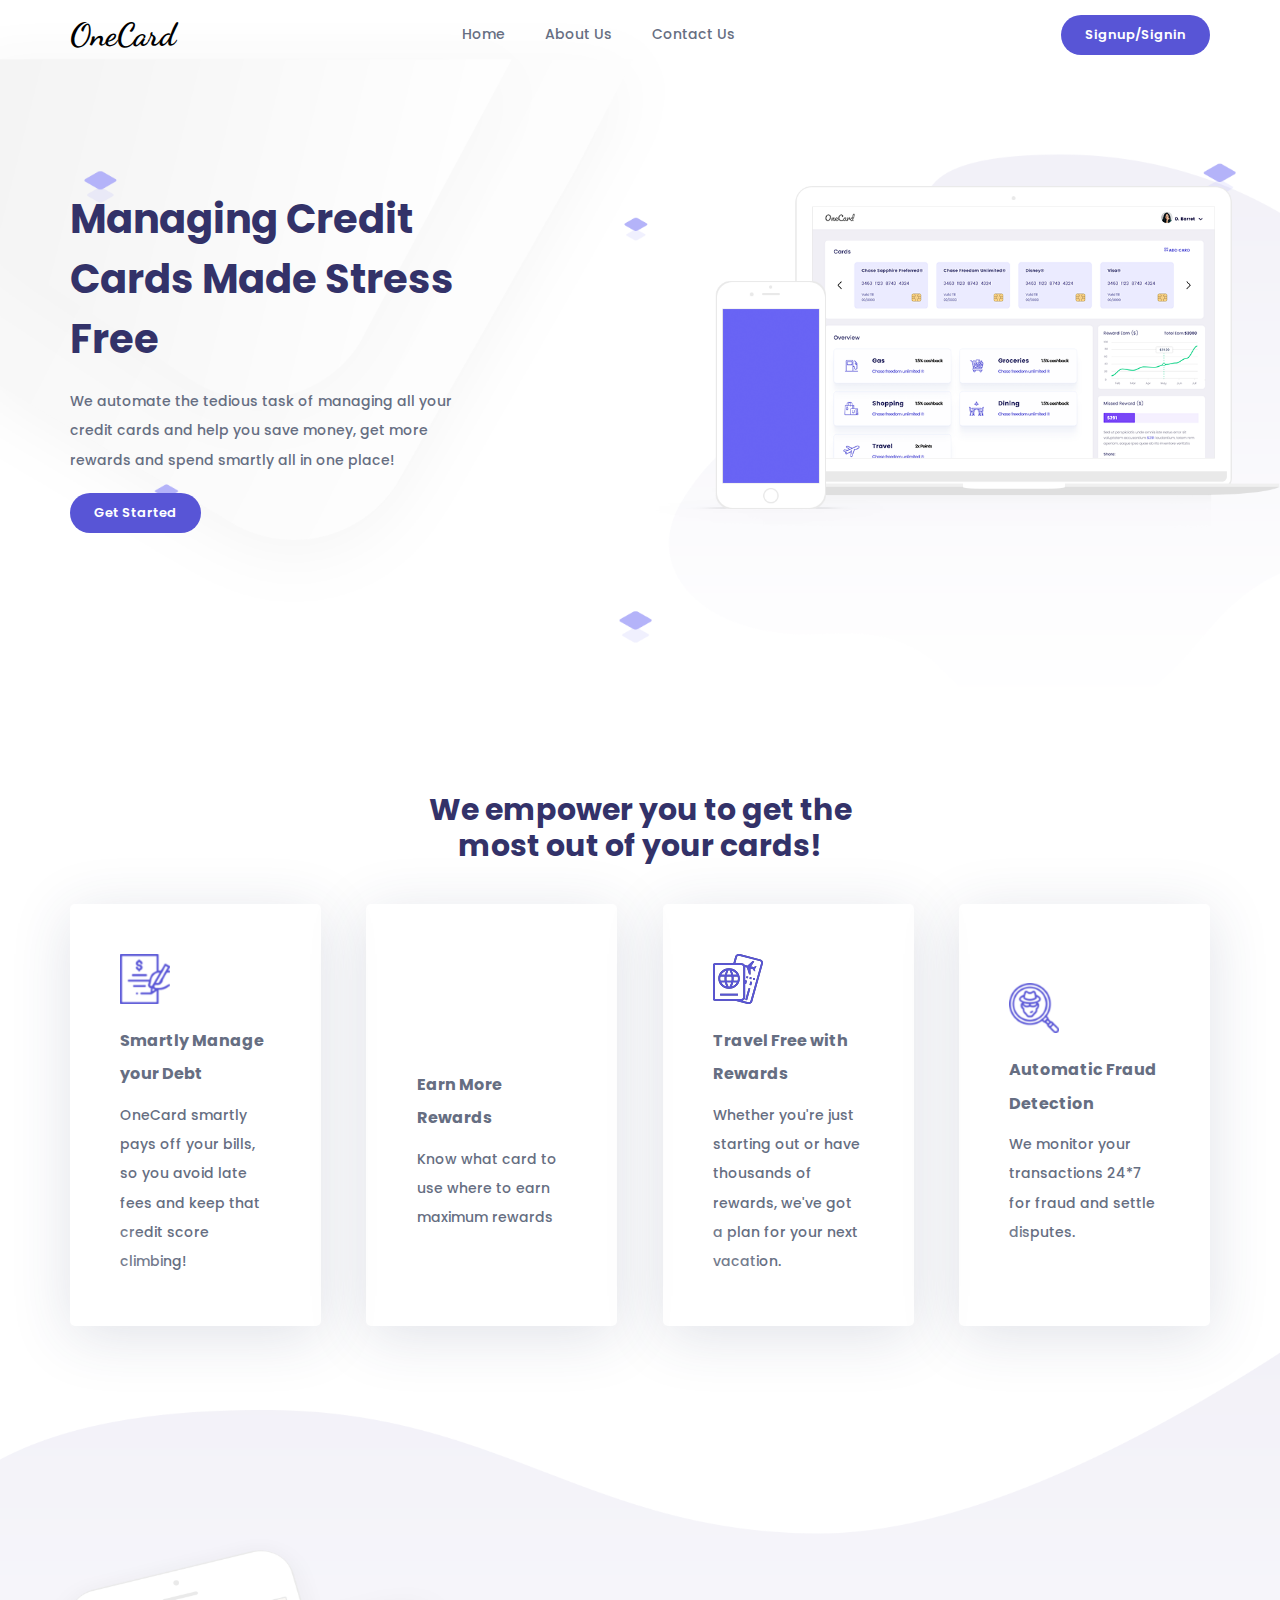
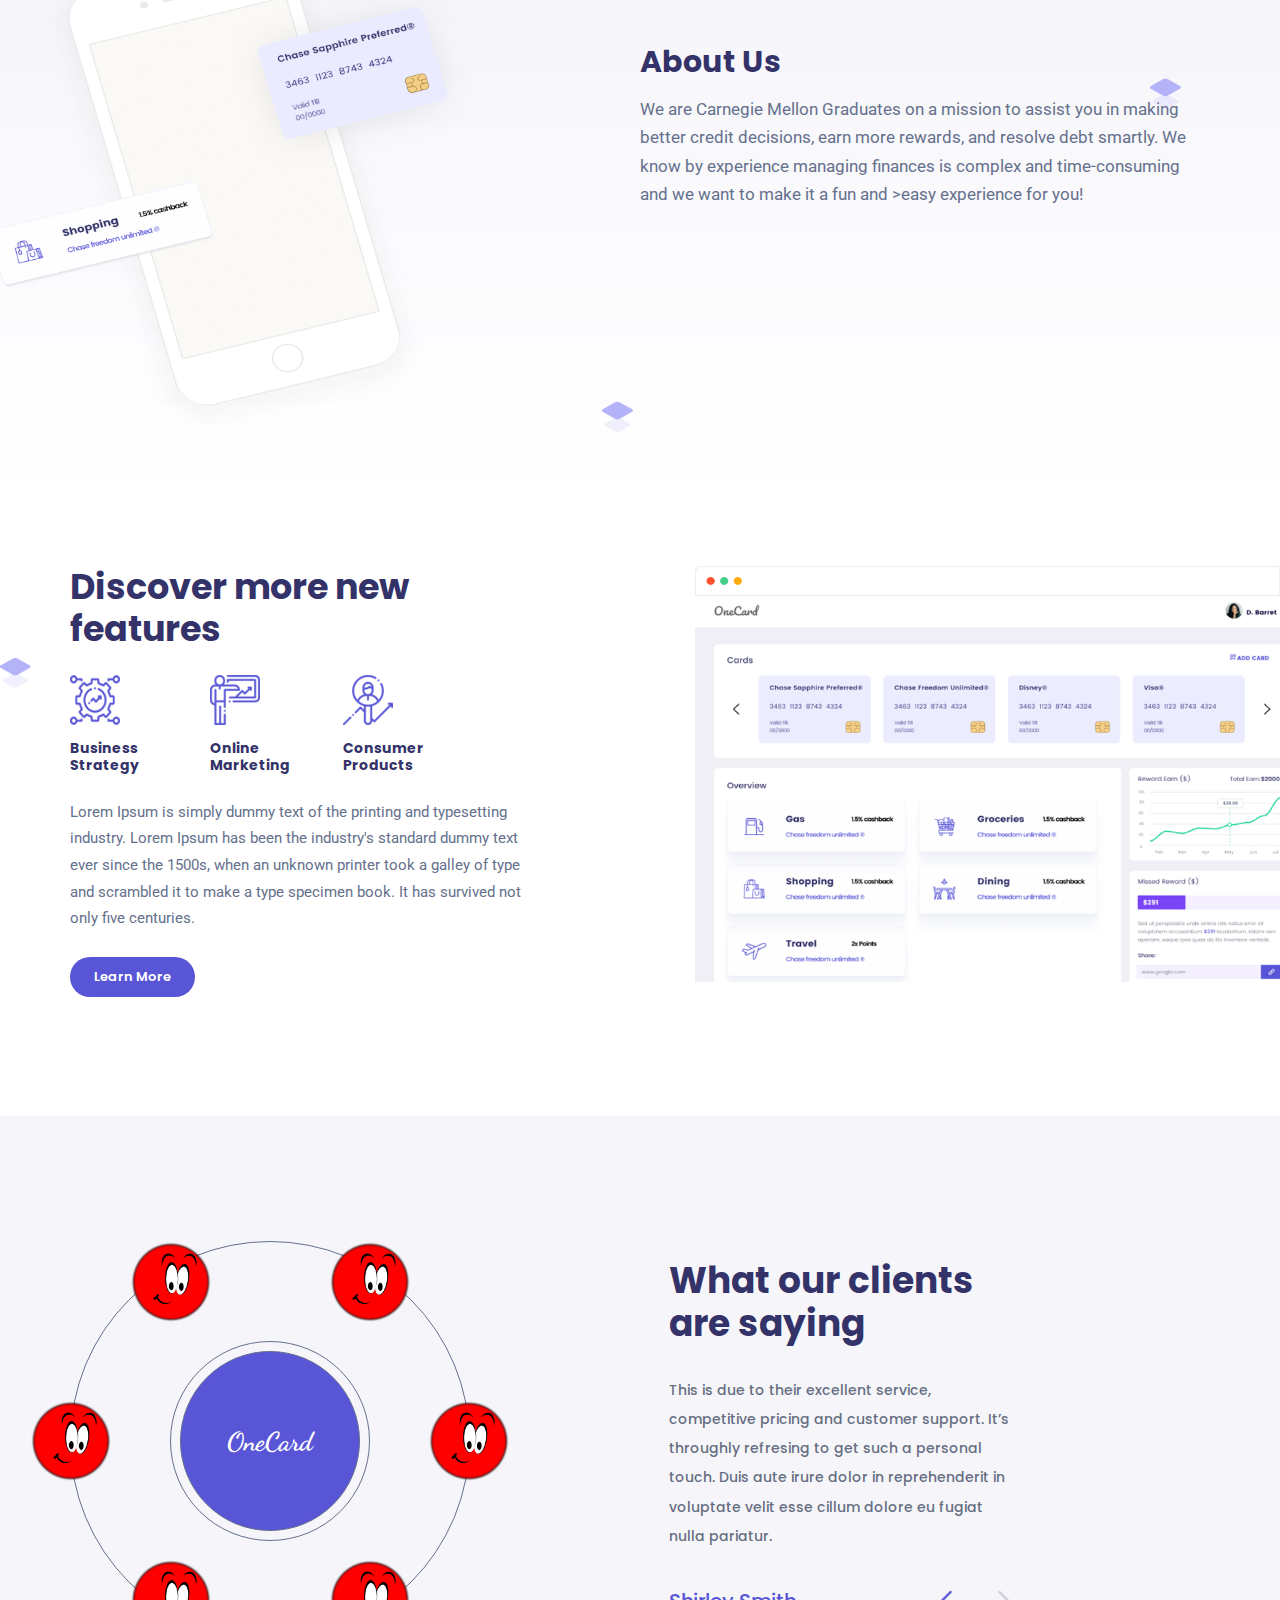
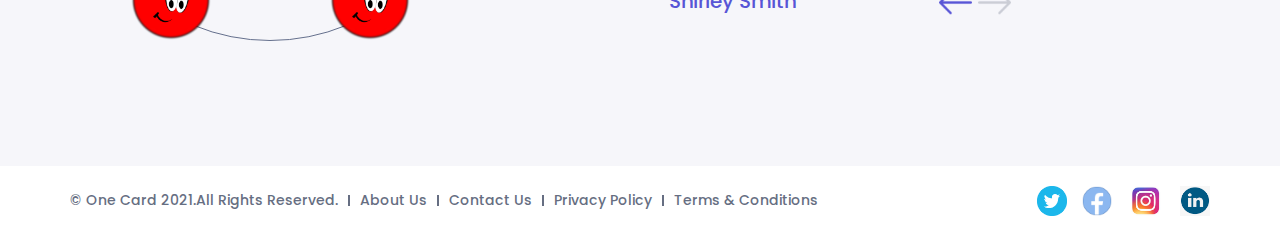
<file: OneCard/index.html>
<!DOCTYPE html>
<html lang="en">
  <head>
    <meta charset="UTF-8" />
    <meta http-equiv="X-UA-Compatible" content="IE=edge" />
    <meta name="viewport" content="width=device-width, initial-scale=1.0" />
    <title>OneCard</title>
    <link rel="stylesheet" href="style.css" />
  </head>
  <body>
    <!--===========================header section start here================================-->
    <div class="page-container navbar-header">
      <h1>OneCard</h1>
      <nav class="nav-menu text-all">
        <ul>
          <li><a href="#home">Home</a></li>
          <li><a href="#aboutus">About Us</a></li>
          <li><a href="#contactus">Contact Us</a></li>
        </ul>
      </nav>
      <button class="common-blue-button">Signup/Signin</button>
    </div>
    <!--===========================section 2 start here====================================-->
    <div class="managing-credit-bg">
      <div class="managing-credit-main">
        <div class="page-container">
          <div class="managing-credit-inner">
            <h1>Managing Credit Cards Made Stress Free</h1>
            <p class="text-all managing-txt">
              We automate the tedious task of managing all your credit cards and
              help you save money, get more rewards and spend smartly all in one
              place!
            </p>
            <button class="common-blue-button">Get Started</button>
          </div>
        </div>
        <div class="managing-img-right">
          <img src="assets/images/section1img.png" />
        </div>
      </div>
    </div>
    <!-- ==========================cards section start here===================================-->
    <div class="page-container empower-txt">
      <h2 class="headings-all">
        We empower you to get the most out of your cards!
      </h2>
      <!-- ==========================cards main container start here======================-->
      <div class="cards-main-container">
        <!-- ==========================card one======================== =-->
        <div class="cards-all text-all">
          <div class="cards-circle-right"></div>
          <div class="cards-top-left-padding">
            <img class="cards-logo" src="./assets/images/card1logo.png" />
            <h3 class="cards-heading">Smartly Manage your Debt</h3>
            <p>
              OneCard smartly pays off your bills, so you avoid late fees and
              keep that credit score climbing!
            </p>
          </div>
          <div class="cards-circle-left"></div>
        </div>
        <!-- ==========================card two======================== =-->
        <div class="cards-all text-all">
          <div class="cards-circle-right"></div>
          <div class="cards-top-left-padding">
            <img class="cards-logo" src="assets/images/cardslogo.png" />
            <h3 class="cards-heading">Earn More Rewards</h3>
            <p>Know what card to use where to earn maximum rewards</p>
            <div class="cards-circle-left"></div>
          </div>
        </div>
        <!-- ==========================card three======================== =-->
        <div class="cards-all text-all">
          <div class="cards-circle-right"></div>
          <div class="cards-top-left-padding">
            <img class="cards-logo" src="assets/images/card3logo.svg" />
            <h3 class="cards-heading">Travel Free with Rewards</h3>
            <p>
              Whether you're just starting out or have thousands of rewards,
              we've got a plan for your next vacation.
            </p>
          </div>
          <div class="cards-circle-left"></div>
        </div>
        <!-- ==========================card four======================== =-->
        <div class="cards-all text-all">
          <div class="cards-circle-right"></div>
          <div class="cards-top-left-padding">
            <img class="cards-logo" src="assets/images/card4logo.png" />
            <h3 class="cards-heading">Automatic Fraud Detection</h3>
            <p>
              We monitor your transactions 24*7 for fraud and settle disputes.
            </p>
            <div class="cards-circle-left"></div>
          </div>
        </div>
      </div>
    </div>
    <!--=========================== About us section start here===============================-->
    <div class="aboutus-bg">
      <div class="page-container">
        <div class="innersec-aboutus">
          <div class="aboutus-img">
            <img src="assets/images/aboutusmobile.png" />
          </div>
          <div class="aboutus-headpara">
            <h3 class="headings-all">About Us</h3>
            <p class="aboutus-para">
              We are Carnegie Mellon Graduates on a mission to assist you in
              making better credit decisions, earn more rewards, and resolve
              debt smartly. We know by experience managing finances is complex
              and time-consuming and we want to make it a fun and >easy
              experience for you!
            </p>
          </div>
        </div>
      </div>
    </div>
    <!--======================Discover feature section start here============================ -->
    <div class="discover-section-main">
      <div class="feature-left-bg">
        <div class="page-container discover-section">
          <h2 class="headings-all feature-head1">Discover more new features</h2>
          <div class="feature-alingments">
            <div class="feature">
              <img src="assets/images/featurelogo1.png" alt="loading" />
              <h2 class="headings-all feature-head2">Business Strategy</h2>
            </div>
            <div class="feature">
              <img src="assets/images/featurelogo2.png" alt="loading" />
              <h2 class="headings-all feature-head2">Online Marketing</h2>
            </div>
            <div class="feature">
              <img src="assets/images/featurelogo3.png" alt="loading" />
              <h2 class="headings-all feature-head2">Consumer Products</h2>
            </div>
          </div>
          <p class="feature-para">
            Lorem Ipsum is simply dummy text of the printing and typesetting
            industry. Lorem Ipsum has been the industry's standard dummy text
            ever since the 1500s, when an unknown printer took a galley of type
            and scrambled it to make a type specimen book. It has survived not
            only five centuries.
          </p>
          <button class="common-blue-button btnmargin">Learn More</button>
        </div>
      </div>
      <div class="feature-image-left">
        <img src="assets/images/servicesrightimg-trimmy.png" />
      </div>
    </div>

    <!--=========================== client section start===================================== -->
    <div class="Clients_maincontainer">
      <div class="page-container innerclients_container">
        <!--================================= circle designing============================= -->
        <div class="main-circle">
          <div class="inner-circle">
            <div class="first-row">
              <img class="images" src="assets/images/unnamed.png" />
              <img class="images" src="assets/images/unnamed.png" />
            </div>

            <div class="second-row">
              <div class="relative">
                <div class="snd-img1">
                  <img class="images" src="assets/images/unnamed.png" />
                </div>
              </div>
              <div class="center-main-circle">
                <div class="inner-circle">
                  <div class="circle-txt"><h3>OneCard</h3></div>
                </div>
              </div>
              <div class="relative">
                <div class="snd-img2">
                  <img class="images" src="assets/images/unnamed.png" />
                </div>
              </div>
            </div>
            <div class="third-row">
              <img class="images" src="assets/images/unnamed.png" />
              <img class="images" src="assets/images/unnamed.png" />
            </div>
          </div>
        </div>

        <!--====== clients right section ====================================================== -->
        <div class="client_right headings-all">
          <h2>What our clients are saying</h2>
          <p class="text-all">
            This is due to their excellent service, competitive pricing and
            customer support. It’s throughly refresing to get such a personal
            touch. Duis aute irure dolor in reprehenderit in voluptate velit
            esse cillum dolore eu fugiat nulla pariatur.
          </p>
          <div class="client_assests">
            <span class="text-all"> Shirley Smith </span>
            <div class="arrow">
              <img class="left" src="assets/images/errowleft.png" />
              <img class="right" src="assets/images/errowright.png" />
            </div>
          </div>
        </div>
      </div>
    </div>

    <!--=========================== Footer Section start here================================ -->
    <div class="page-container inner-footer">
      <div class="footer-bar">
        <div class="footer-txt">
          <p class="text-all">© One Card 2021.All Rights Reserved.</p>
        </div>
        <nav class="footer-nav navigation-border">
          <ul>
            <hr class="vertical" />
            <li><a href="#about us"> About Us </a></li>
            <hr class="vertical" />
            <li><a href="#contactus"> Contact Us </a></li>
            <hr class="vertical" />
            <li><a href="#privacy policy"> Privacy Policy </a></li>
            <hr class="vertical" />
            <li><a href="#Terms & condition"> Terms & Conditions</a></li>
          </ul>
        </nav>
      </div>
      <div class="footer-logo">
        <div class="twitter">
          <img src="assets/images/twitter12.png" />
        </div>
        <div class="facebook">
          <img src="assets/images/facebook123.png" />
          <img src="assets/images/insta12.jpg" />
          <img src="assets/images/linkedin.png" />
        </div>
      </div>
    </div>
    <!-- ===========================Ending of html=========================================== -->
  </body>
</html>
</file>
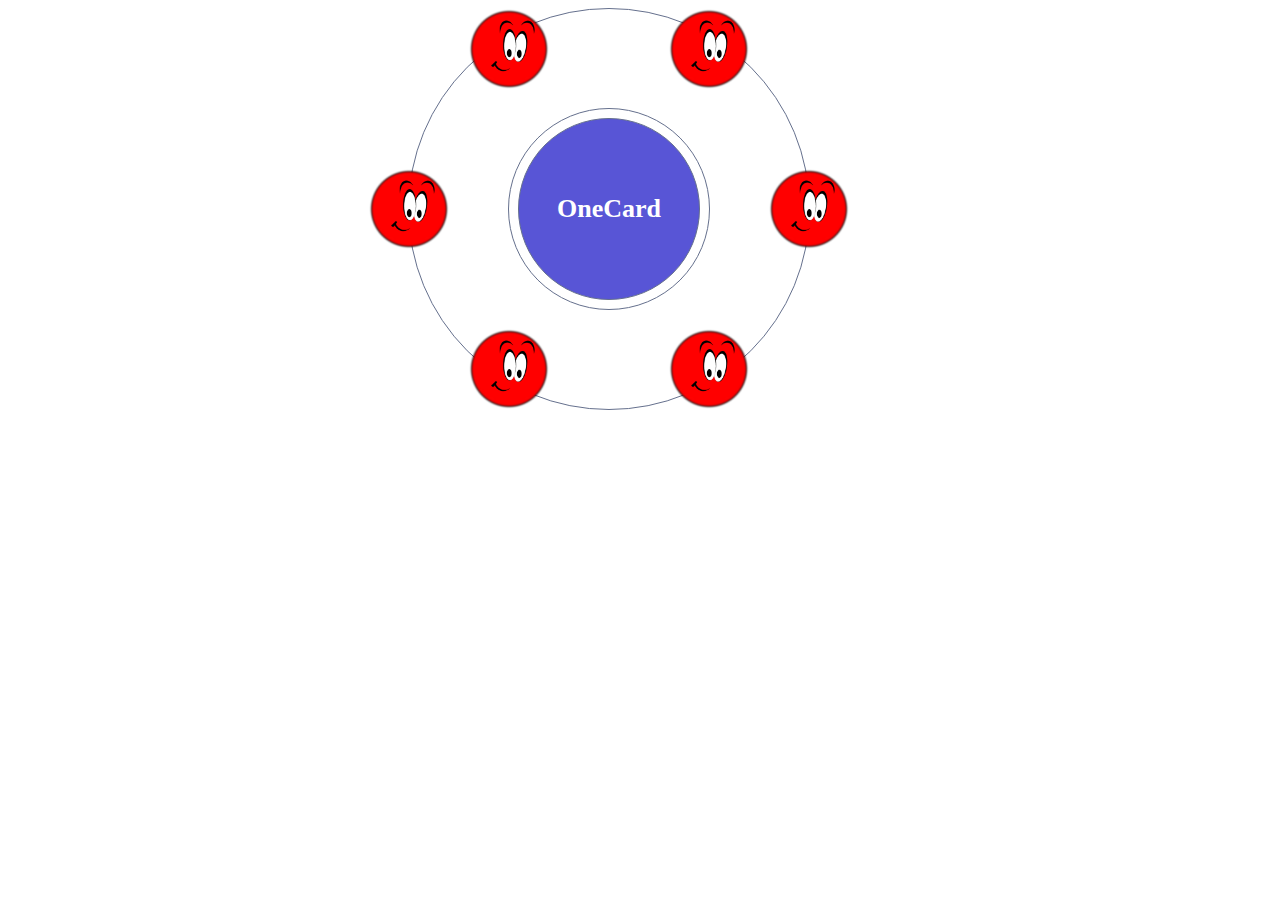
<file: OneCard/testing.html>
<!DOCTYPE html>
<html lang="en">
  <head>
    <meta charset="UTF-8" />
    <meta http-equiv="X-UA-Compatible" content="IE=edge" />
    <meta name="viewport" content="width=device-width, initial-scale=1.0" />
    <title>Circle-image</title>
    <link rel="stylesheet" href="testing.css" />
  </head>
  <body>
       <!--================================= circle designing================================ -->
        <div class="main-circle">    
            <div class="inner-circle">
             <div class="first-row">
               <img class="images" src="assets/images/unnamed.png">
               <img class="images" src="assets/images/unnamed.png"></div>

             <div class="second-row">
                 <div class="relative">
                     <div class="snd-img1">
                <img class="images" src="assets/images/unnamed.png"></div>
            </div>
                <div class="center-main-circle">
                    <div class="inner-circle">
                        <div class="circle-txt"><h3>OneCard</h3></div>
                    </div>
                  </div>
                  <div class="relative">
                  <div class="snd-img2">
                  <img class="images" src="assets/images/unnamed.png"></div>
             </div>
            </div>
             <div class="third-row">
                <img class="images" src="assets/images/unnamed.png">
                <img class="images" src="assets/images/unnamed.png"></div>
 
             </div>
            </div>   
        </div>



  </body>
</html>
</file>
<file: OneCard/style.css>
@import url("https://fonts.googleapis.com/css2?family=Poppins:ital,wght@0,100;0,200;0,300;0,400;0,500;0,600;0,700;0,800;0,900;1,100;1,200;1,300;1,400;1,500;1,600;1,700;1,800;1,900&display=swap");
@import url("https://fonts.googleapis.com/css2?family=Roboto:ital,wght@0,100;0,300;0,400;0,500;1,100;1,300&display=swap");
@import url("https://fonts.googleapis.com/css2?family=Dancing+Script:wght@600;700&display=swap");

@import "./commonClasses.css";

/*========================= navigation bar start here===============================*/
.navbar-header {
  display: flex;
  justify-content: space-between;
  align-items: center;
  position: absolute;
  top: 0;
  left: 0;
  right: 0;
  padding-top: 15px;
  padding-bottom: 15px;
}
.navbar-header h1 {
  font-family: "Dancing Script";
  font-weight: bold;
}
.nav-menu ul {
  display: flex;
  list-style: none;
}
.text-all ul li a {
  color: #666e82;
  text-decoration: none;
  margin: 0px 40px 0px 0px;
}
.text-all ul li a:hover {
  color: #5855d6;
}
/*========================== Section one managing credit start here==========================  */

.managing-credit-bg {
  background-image: url(./assets/images/sec1bgimg.png);
  background-size: cover;
  height: 722px;
  background-repeat: no-repeat;
  background-position: center;
}
.managing-credit-main {
  display: flex;
  align-items: center;
  height: 100%;
  position: relative;
}
.managing-credit-inner {
  width: 40%;
}
.managing-credit-inner .managing-txt {
  padding: 18px 55px 18px 0px;
}
.managing-credit-inner h1 {
  font-size: 40px;
  font-family: "sans-serif", "Poppins";
  font-weight: bold;
  letter-spacing: normal;
  color: #333269;
}
.managing-img-right img {
  width: 633px;
}
.managing-img-right {
  position: absolute;
  right: 0;
  top: 186px;
}
/*================================= Section 2 start here ===========================*/
.empower-txt {
  margin-top: 70px;
}
.empower-txt h2 {
  width: 40%;
  display: flex;
  justify-content: center;
  text-align: center;
  margin: 0 auto;
}

.cards-main-container {
  display: flex;
  justify-content: space-between;
  margin-top: 40px;
}
/*================================== about us section start here============================== */
.aboutus-bg {
  background-image: url(assets/images/aboutusbg.png);
  background-repeat: no-repeat;
  background-size: cover;
  background-position: center;
  height: 800px;
  display: flex;
  align-items: center;
}
.innersec-aboutus {
  display: flex;
  align-items: center;
  position: relative;
}
.aboutus-img {
  width: 50%;
}
.aboutus-headpara {
  width: 50%;
}
.aboutus-img img {
  height: 500px;
  width: 500px;
  position: absolute;
  top: -110px;
  left: -84px;
}
.aboutus-para {
  font-size: 17px;
  font-family: Roboto;
  color: #65708d;
  line-height: 1.67;
  padding-top: 15px;
}
/*=====================================feature section start================================== */
.discover-section-main {
  position: relative;
  margin-top: 40px;
}
.discover-section .feature-alingments {
  display: flex;
  padding-top: 25px;
  padding-bottom: 25px;
}
.feature-alingments .feature {
  display: flex;
  flex-direction: column;
}
.discover-section .feature-head1 {
  width: 40%;
  font-size: 35px;
}
.discover-section .feature-alingments .feature img {
  width: 50px;
  height: 50px;
  margin-bottom: 15px;
}
.discover-section .feature-alingments .feature-head2 {
  font-size: 14px;
  width: 0%;
}
.discover-section .feature-para {
  font-family: Roboto;
  font-size: 15px;
  line-height: 1.78;
  color: #65708d;
  font-weight: 400;
  width: 40%;
}
.discover-section .btnmargin {
  margin-top: 25px;
}
.feature-image-left img {
  height: 416px;
  width: 585px;
  position: absolute;
  right: 0;
  top: 0;
}
.feature-left-bg {
  background-image: url(assets/images/featureimgbg.png);
  background-position: center;
  background-repeat: no-repeat;
  background-size: cover;
  height: 550px;
  position: relative;
}
/*================================ clients section start here==================================*/
.Clients_maincontainer {
  background-color: #f6f6fa;
  display: flex;
  height: 650px;
  align-items: center;
}
.innerclients_container {
  display: flex;
  height: 700px;
  display: flex;
  align-items: center;
}
.Clients_maincontainer .client_right {
  width: 30%;
  display: flex;
  flex-direction: column;
  margin: 0 auto;
}
.client_right p {
  width: 100%;
  padding-top: 30px;
  padding-bottom: 30px;
}
.client_right h2 {
  font-family: Poppins;
  font-size: 36px;
  color: #333269;
}
.client_right .client_assests span {
  color: #5855d6;
  font-family: Poppins;
  font-size: 20px;
}
.client_right .client_assests {
  display: flex;
  justify-content: space-between;
  align-items: center;
  align-items: flex-end;
}
.client_assests .arrow img {
  width: 33px;
  height: 25px;
  cursor: pointer;
}
/*================================== footer section start=================================== */
.inner-footer {
  display: flex;
  justify-content: space-between;
  padding-top: 20px;
  padding-bottom: 20px;
}
.footer-bar {
  display: flex;
}
.footer-bar .footer-nav ul {
  display: flex;
  list-style: none;
  align-items: center;
  margin-left: 10px;
}
.footer-bar .footer-nav ul a {
  font-family: "sans-serif", "Poppins";
  text-decoration: none;
  margin: 0px 10px 10px 10px;
  font-size: 14px;
  font-weight: 500;
  line-height: 2.09;
  color: #666e82;
}
.footer-bar .footer-nav ul a:hover {
  color: #5855d6;
}
.inner-footer .footer-logo {
  display: flex;
}
.footer-logo .twitter img {
  height: 30px;
  width: 30px;
}
.footer-logo .facebook img {
  height: 30px;
  width: 30px;
  margin-left: 15px;
}
.vertical {
  height: 11px;
  width: 0px;
  border: 1px solid;
  border-color: #666e82;
}
/* ========================================circle image designing============================= */

.main-circle {
  border: 1px solid #65708d;
  border-radius: 50%;
  height: 400px;
  width: 400px;
}
.inner-circle {
  height: 100%;
  display: flex;
  flex-direction: column;
  justify-content: space-between;
}
.main-circle .inner-circle .images {
  height: 80px;
  width: 80px;
}
.inner-circle .first-row {
  display: flex;
  justify-content: center;
  justify-content: space-around;
}
.center-main-circle .inner-circle {
  border: 1px solid#65708d;
  border-radius: 50%;
  height: 180px;
  width: 180px;
  background-color: #5855d6;
  display: flex;
  justify-content: center;
  align-items: center;
}
.center-main-circle .inner-circle h3 {
  font-family: Dancing Script;
  font-size: 26px;
  color: #ffff;
}
.center-main-circle {
  border: 1px solid#65708d;
  border-radius: 50%;
  height: 200px;
  width: 200px;
  display: flex;
  align-items: center;
  justify-content: center;
}
.second-row {
  display: flex;
  justify-content: space-between;
  align-items: center;
}
.third-row {
  display: flex;
  justify-content: space-around;
}
.relative {
  position: relative;
}
.second-row .relative .snd-img1 {
  position: absolute;
  top: -40px;
  left: -40px;
}
.second-row .relative .snd-img2 {
  position: absolute;
  top: -40px;
  left: -40px;
}
</file>
<file: OneCard/testing.css>
.main-circle {
  border: 1px solid #65708d;
  border-radius: 50%;
  height: 400px;
  width: 400px;
 margin-left: 400px;
 
}
.inner-circle{
    height: 100%;
    display: flex;
    flex-direction: column;
    justify-content: space-between;
}
.main-circle .inner-circle .images {
  height: 80px;
  width: 80px;
}
.inner-circle .first-row{
    display: flex;
    justify-content: center;
    justify-content: space-around;
}
.center-main-circle .inner-circle{
   
    border: 1px solid#65708d;
    border-radius: 50%;
    height: 180px;
    width: 180px;
    background-color: #5855d6;
    display: flex;
    justify-content: center;
    align-items: center;
   
}
.center-main-circle .inner-circle h3{
    font-family: Dancing Script;
  font-size: 26px;
  color: #ffff;
}
.center-main-circle{
    border: 1px solid#65708d;
    border-radius: 50%;
    height: 200px;
    width: 200px;
    display: flex;
    align-items: center;
    justify-content: center;
  
}
.second-row{
    display: flex;
    justify-content: space-between;
    align-items: center;

}
.third-row{
    display: flex;
    justify-content: space-around;
}
.relative{
    position: relative;
}
.second-row .relative .snd-img1{
    position: absolute;
    top: -40px;
    left: -40px;

}
.second-row .relative .snd-img2{
    position: absolute;
    top: -40px;
    left: -40px;
}
</file>
